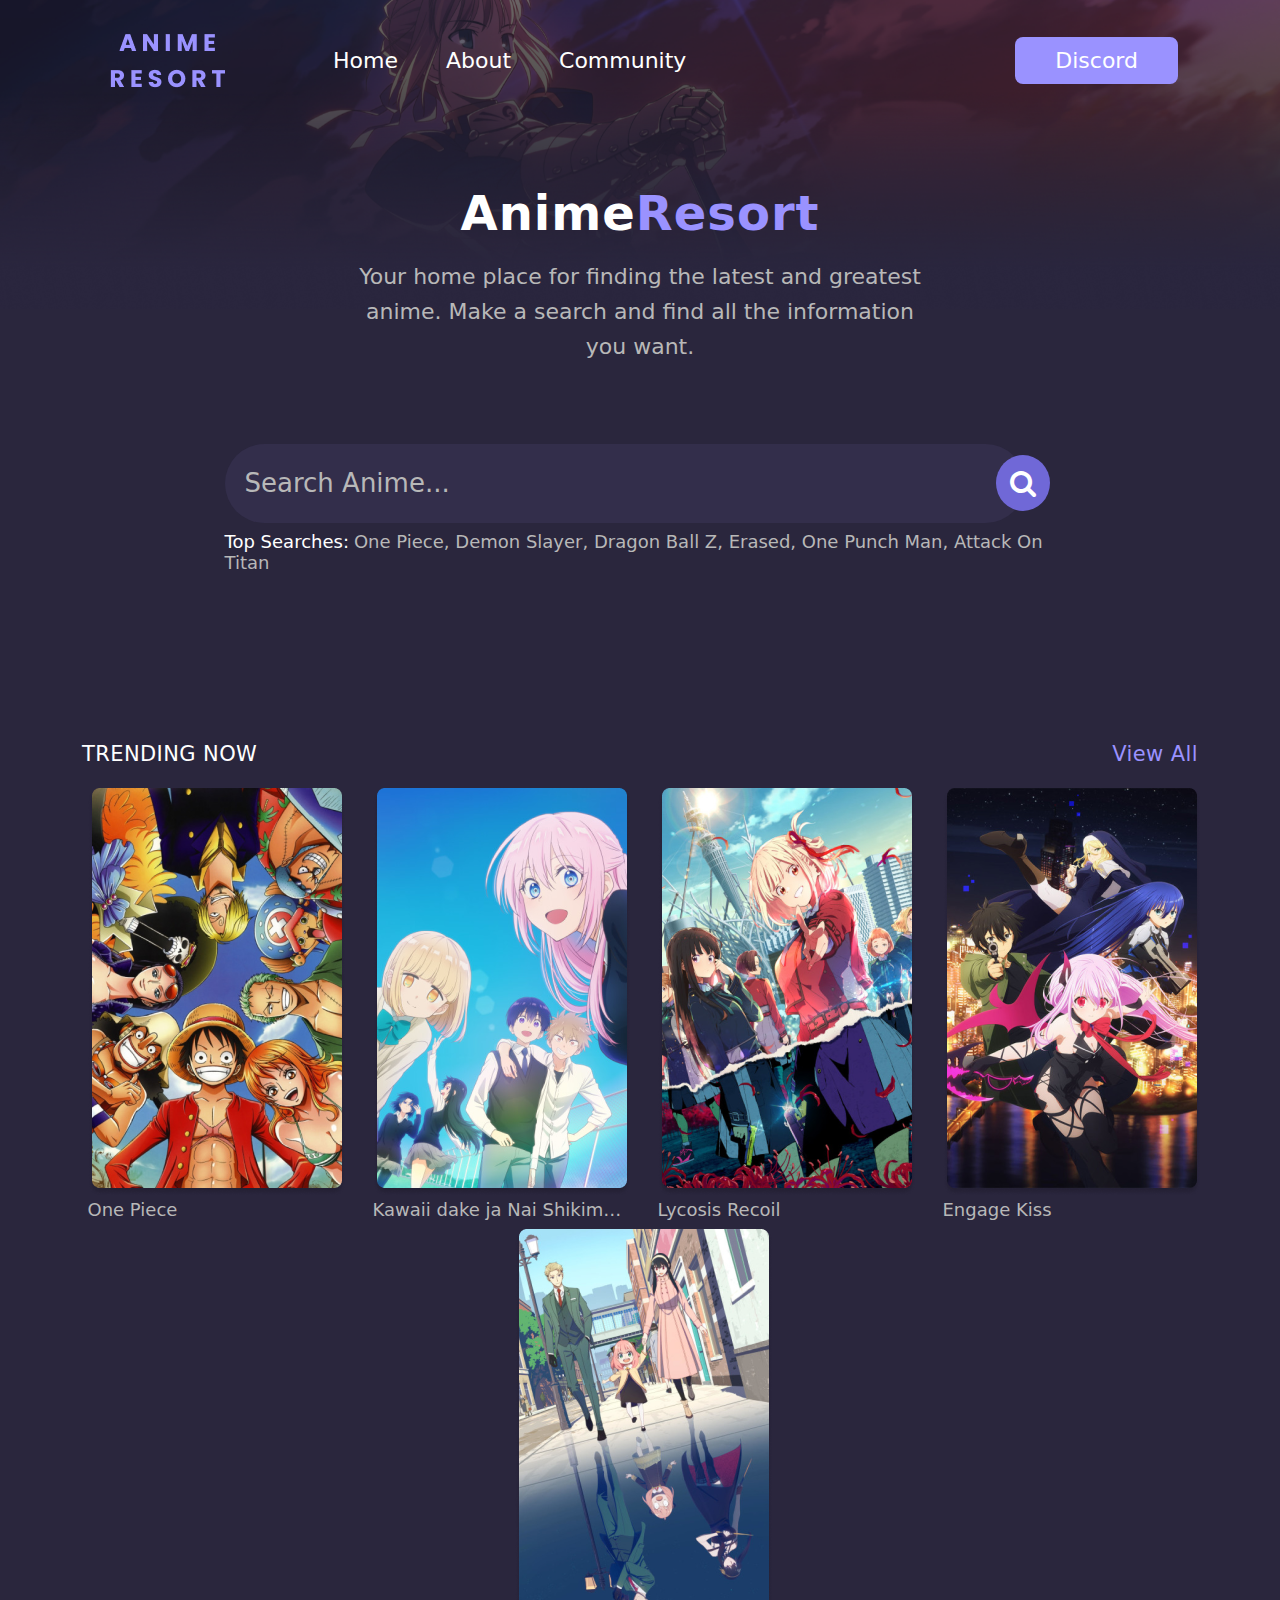
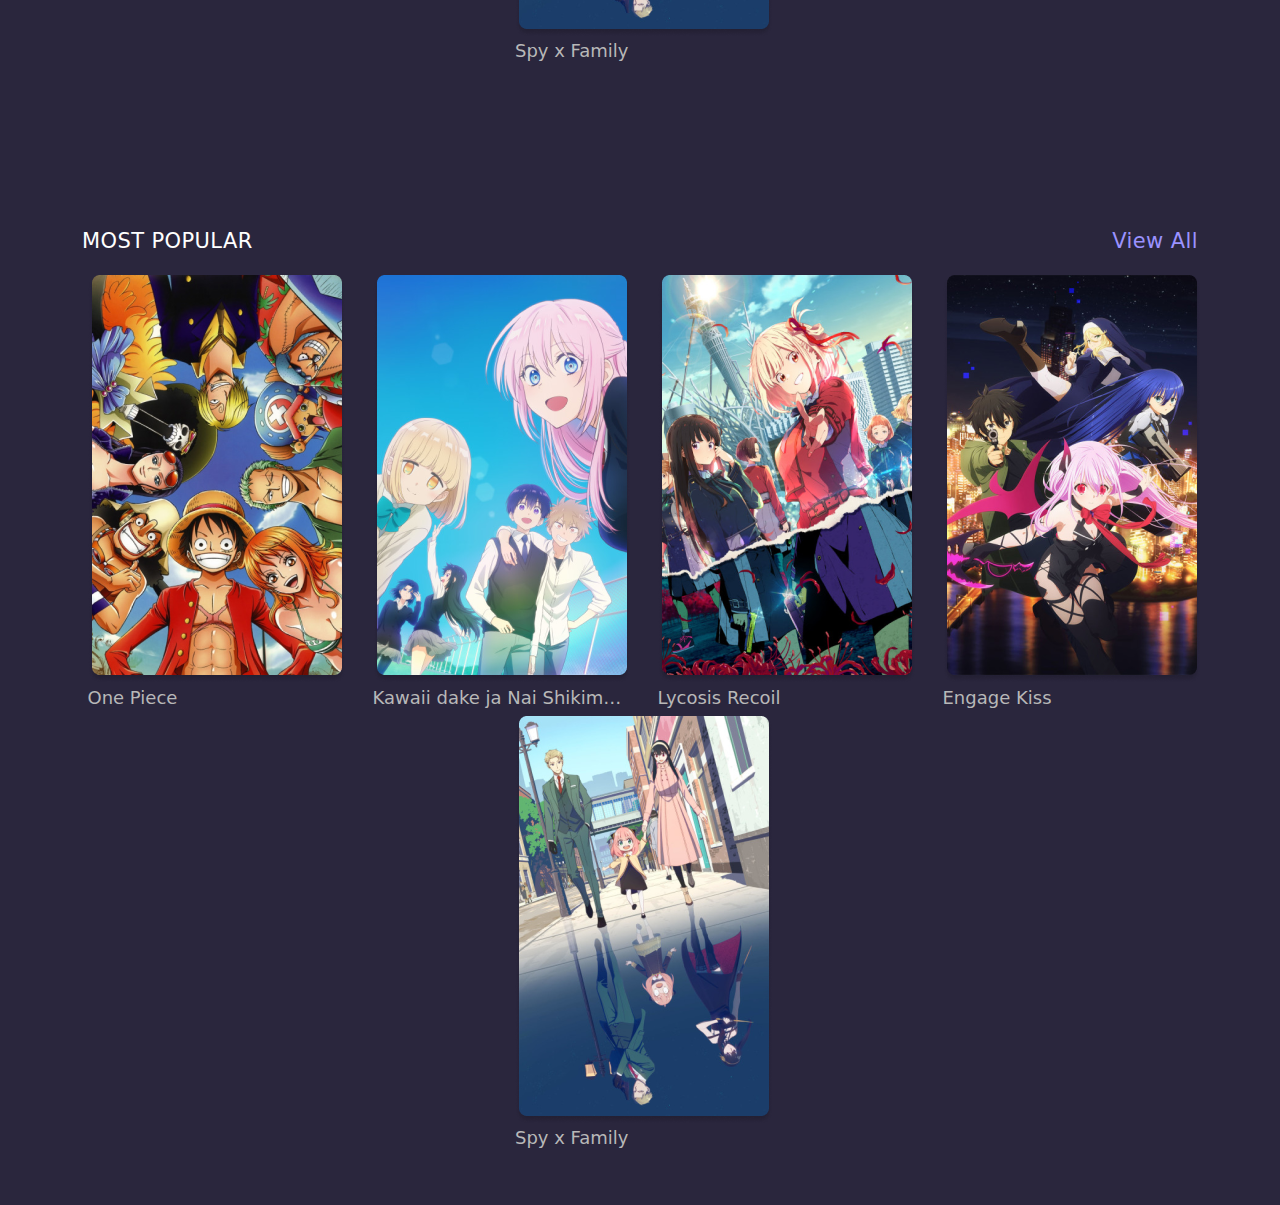
<file: index.html>
<!DOCTYPE html>
<html lang="en">

<head>
    <meta charset="utf-8">
    <meta name="viewport" content="width=device-width, initial-scale=1.0, shrink-to-fit=no">
    <title>animehub</title>
    <link rel="stylesheet" href="assets/bootstrap/css/bootstrap.min.css">
    <link rel="stylesheet" href="https://fonts.googleapis.com/css?family=Poppins:100,100i,200,200i,300,300i,400,400i,500,500i,600,600i,700,700i,800,800i,900,900i&amp;display=swap">
    <link rel="stylesheet" href="assets/fonts/font-awesome.min.css">
    <link rel="stylesheet" href="assets/fonts/simple-line-icons.min.css">
    <link rel="stylesheet" href="assets/css/nav.css">
    <link rel="stylesheet" href="assets/css/styles.css">
</head>

<body style="padding-bottom: 3rem;">
    <header></header><nav class="navbar navbar-light navbar-expand-md py-3">
    
    <div class="container">
        <a class="navbar-brand d-flex align-items-center" href="#">
            <span class="bs-icon-sm bs-icon-rounded bs-icon-primary d-flex justify-content-center align-items-center me-2 bs-icon">
                <svg class="bi bi-bezier" xmlns="http://www.w3.org/2000/svg" width="1em" height="1em" fill="currentColor" viewBox="0 0 16 16">
              </span>
                <img class="nav-brand" src="assets/img/logo.png"></img>
        </a>
        <button class="navbar-toggler" data-bs-toggle="collapse" data-bs-target="#navcol-1">
        <span class="visually-hidden">Toggle navigation</span><span class="navbar-toggler-icon"></span>
        </button>
        <div id="navcol-1" class="collapse navbar-collapse">
            <ul class="navbar-nav me-auto">
                <li class="nav-item"><a class="nav-link" href="#">Home</a></li>
                <li class="nav-item"><a class="nav-link" href="#">About</a></li>
                <li class="nav-item"><a class="nav-link" href="#">Community</a></li>
            </ul><button class="btn navbar-btn" type="button">Discord</button>
        </div>
    </div>
</nav>
    <div class="intro-div">
        <h1 class="intro-h1">Anime<span>Resort</span></h1>
        <h1 class="intro-desc">Your home place for finding the latest and greatest anime. Make a search and find all the information you want.<br></h1>
    </div>
    <div class="container" style="margin-top: 5rem;">
        <div class="row">
            <div class="col-md-12 col-lg-10 col-xl-9 col-xxl-7 offset-xxl-0" style="margin: auto;">
                <div style="position: relative;"><button class="search-btn" type="button"><i class="fa fa-search"></i></button><input type="text" placeholder="Search Anime...">
                    <h1 class="top-h1">Top Searches:<span>One Piece, Demon Slayer, Dragon Ball Z, Erased, One Punch Man, Attack On Titan</span></h1>
                </div>
            </div>
        </div>
    </div>
    <div class="container" style="margin-top: 10rem;">
        <div class="row">
            <div class="col-md-12">
                <h1 class="section-heading">TRENDING NOW<span>View All</span></h1>
            </div>
        </div>
    </div>
    <div class="container" style="margin-top: 0.8rem;">
        <div class="row" style="padding: 0px;">
            <div class="col-md-3 col-xxl-12 offset-xxl-0 anime-list-col">
                <div><img src="assets/img/i.png" width="258" height="408">
                    <h1 class="anime-title">One Piece</h1>
                </div>
            </div>
            <div class="col-md-3 col-xxl-12 offset-xxl-0 anime-list-col">
                <div><img src="assets/img/69.png" width="258" height="408">
                    <h1 class="anime-title">Kawaii dake ja Nai Shikimori...<br></h1>
                </div>
            </div>
            <div class="col-md-3 col-xxl-12 offset-xxl-0 anime-list-col">
                <div><img src="assets/img/68.png" width="258" height="408">
                    <h1 class="anime-title">Lycosis Recoil<br></h1>
                </div>
            </div>
            <div class="col-md-3 col-xxl-12 offset-xxl-0 anime-list-col">
                <div><img src="assets/img/67.png" width="258" height="408">
                    <h1 class="anime-title">Engage Kiss<br></h1>
                </div>
            </div>
            <div class="col-md-3 col-xxl-12 offset-xxl-0 anime-list-col">
                <div><img src="assets/img/65.png" width="258" height="408">
                    <h1 class="anime-title">Spy x Family<br></h1>
                </div>
            </div>
        </div>
    </div>
    <div class="container" style="margin-top: 10rem;">
        <div class="row">
            <div class="col-md-12">
                <h1 class="section-heading">MOST POPULAR<span>View All</span></h1>
            </div>
        </div>
    </div>
    <div class="container" style="margin-top: 0.8rem;">
        <div class="row" style="padding: 0px;">
            <div class="col-md-3 col-xxl-12 offset-xxl-0 anime-list-col">
                <div><img src="assets/img/i.png" width="258" height="408">
                    <h1 class="anime-title">One Piece</h1>
                </div>
            </div>
            <div class="col-md-3 col-xxl-12 offset-xxl-0 anime-list-col">
                <div><img src="assets/img/69.png" width="258" height="408">
                    <h1 class="anime-title">Kawaii dake ja Nai Shikimori...<br></h1>
                </div>
            </div>
            <div class="col-md-3 col-xxl-12 offset-xxl-0 anime-list-col">
                <div><img src="assets/img/68.png" width="258" height="408">
                    <h1 class="anime-title">Lycosis Recoil<br></h1>
                </div>
            </div>
            <div class="col-md-3 col-xxl-12 offset-xxl-0 anime-list-col">
                <div><img src="assets/img/67.png" width="258" height="408">
                    <h1 class="anime-title">Engage Kiss<br></h1>
                </div>
            </div>
            <div class="col-md-3 col-xxl-12 offset-xxl-0 anime-list-col">
                <div><img src="assets/img/65.png" width="258" height="408">
                    <h1 class="anime-title">Spy x Family<br></h1>
                </div>
            </div>
        </div>
    </div>
    <script src="assets/bootstrap/js/bootstrap.min.js"></script>
</body>

</html>
</file>
<file: assets/css/nav.css>
.navbar-btn {
  font-size: 22px;
  border: none;
  border-radius: 8px;
  padding: 7px 40px;
  font-weight: 200;
  background: #9A92FF;
  color: #fff;
}

.nav-brand {
  margin-right: 3rem;
}

.nav-link {
  font-size: 22px;
  font-weight: 400;
  opacity: 1;
  margin-right: 2rem;
  color: #ffffff!important;
}

.nav-brand {
  margin-right: 4rem;
  font-weight: 800;
  font-size: 22px;
}

@media (min-width:1400px) {
  .container, .container-lg, .container-md, .container-sm, .container-xl, .container-xxl {
    max-width: 1400px;
  }
}

.nav-link:hover {
  color: #b8b8b8!important;
}

.navbar-btn:hover {
  background: #7068d7;
  color: #b8b8b8;
}

.fa-search {
  font-size: 28px;
  background: #7068d7;
  border-radius: 100%;
  padding: 14px;
  color: #fff;
}

input:focus {
  outline: #7068d7;
}

.section-heading {
  color: #fff;
  font-weight: 400;
  font-size: 21px;
  letter-spacing: 0.4px;
}

.section-heading span {
  float: right;
  color: #9a92ff;
  font-weight: 500;
}

input::placeholder {
  color: #b8b8b8;
}

.anime-title {
  color: #b8b8b8;
  font-weight: 400;
  margin-top: 0.2rem;
  overflow: hidden;
  font-size: 18px;
}

.top-h1 {
  font-size: 18px;
  margin-top: 0.5rem;
  color: #ffffff;
  font-weight: 300;
}

.top-h1 span {
  margin-left: 5px;
  color: #b8b8b8;
}

.anime-name-romaji {
  font-size: 64px;
  font-weight: 600;
  color: #fff;
  margin-top: 5rem;
}

.anime-name-english {
  font-size: 40px;
  color: #fff;
  font-weight: 600;
}

.anime-desc {
  font-size: 16px;
  letter-spacing: 0.2px;
  font-weight: 300;
  margin-top: 3.5rem;
  color: #C0C0C0;
  line-height: 25px;
}

.statistic1 {
  font-size: 20px;
  font-weight: 400;
  color: #fff;
  margin: 0px;
}

.statistic1-div {
  padding: 5PX 15PX;
  border-radius: 8px;
  padding-bottom: 10PX;
  background: #332e4b;
  margin-bottom: 1rem;
}

.statistic1 span {
  color: #9a92ff;
}

.statistic1-div.no-bg {
  background: none;
}

.adiv {
  margin-right: 30px;
  display: inline-block;
  margin-top: 5px;
  margin-bottom: 1.6rem;
}

.navbar-toggler-icon {
  filter: invert(100%) sepia(100%) saturate(0%) hue-rotate(121deg) brightness(108%) contrast(103%);
}

.navbar-toggler {
  opacity: 1!important;
  color: #fff!important;
  border-color: #fff!important;
}

.navbar-collapse {
  text-align: center;
  margin: 20px;
}

@media (min-width: 300px) {
  input {
    max-width: 105%;
  }
}

@media (min-width: 2000px) {
  .yes {
    margin-top: 8rem;
  }
}

@media (max-width: 1920px) {
  .yes {
    margin-top: 1rem;
  }
}
</file>
<file: assets/css/styles.css>
body {
  background: #2a263d;
  padding-bottom: 3rem;
}

nav {
}

header {
  background: url("../../assets/img/Group%2012.png") no-repeat fixed;
  background-size: 100%;
  width: 100%;
  height: 39%;
  z-index: -1;
  top: 0;
  position: absolute;
}

.anime-list-col {
  margin: auto;
  max-width: 250px;
  padding: 0px;
  top: initial;
}

.anime-title{
  display: block;
  overflow: hidden;
  white-space: nowrap;
  text-overflow: ellipsis;
}

.intro-div {
  margin-top: 4rem;
  text-align: center;
}

.intro-h1 {
  color: #fff;
  font-weight: 600;
  font-size: 48px;
  letter-spacing: 1px;
}

.intro-h1 span {
  color: #9A92FF;
}

.intro-desc {
  font-size: 22px;
  font-weight: 300;
  color: #b8b8b8;
  max-width: 580px;
  margin: auto;
  line-height: 35px;
  margin-top: 1rem;
}

input {
  background: #332E4B;
  border: none;
  font-size: 26px;
  padding: 20px 100px 20px 20px;
  border-radius: 100px;
  color: #fff!important;
  width: 800px;
}

.search-btn {
  border: none;
  position: absolute;
  right: 0px;
  background: none;
  top: 10px;
}
</file>
